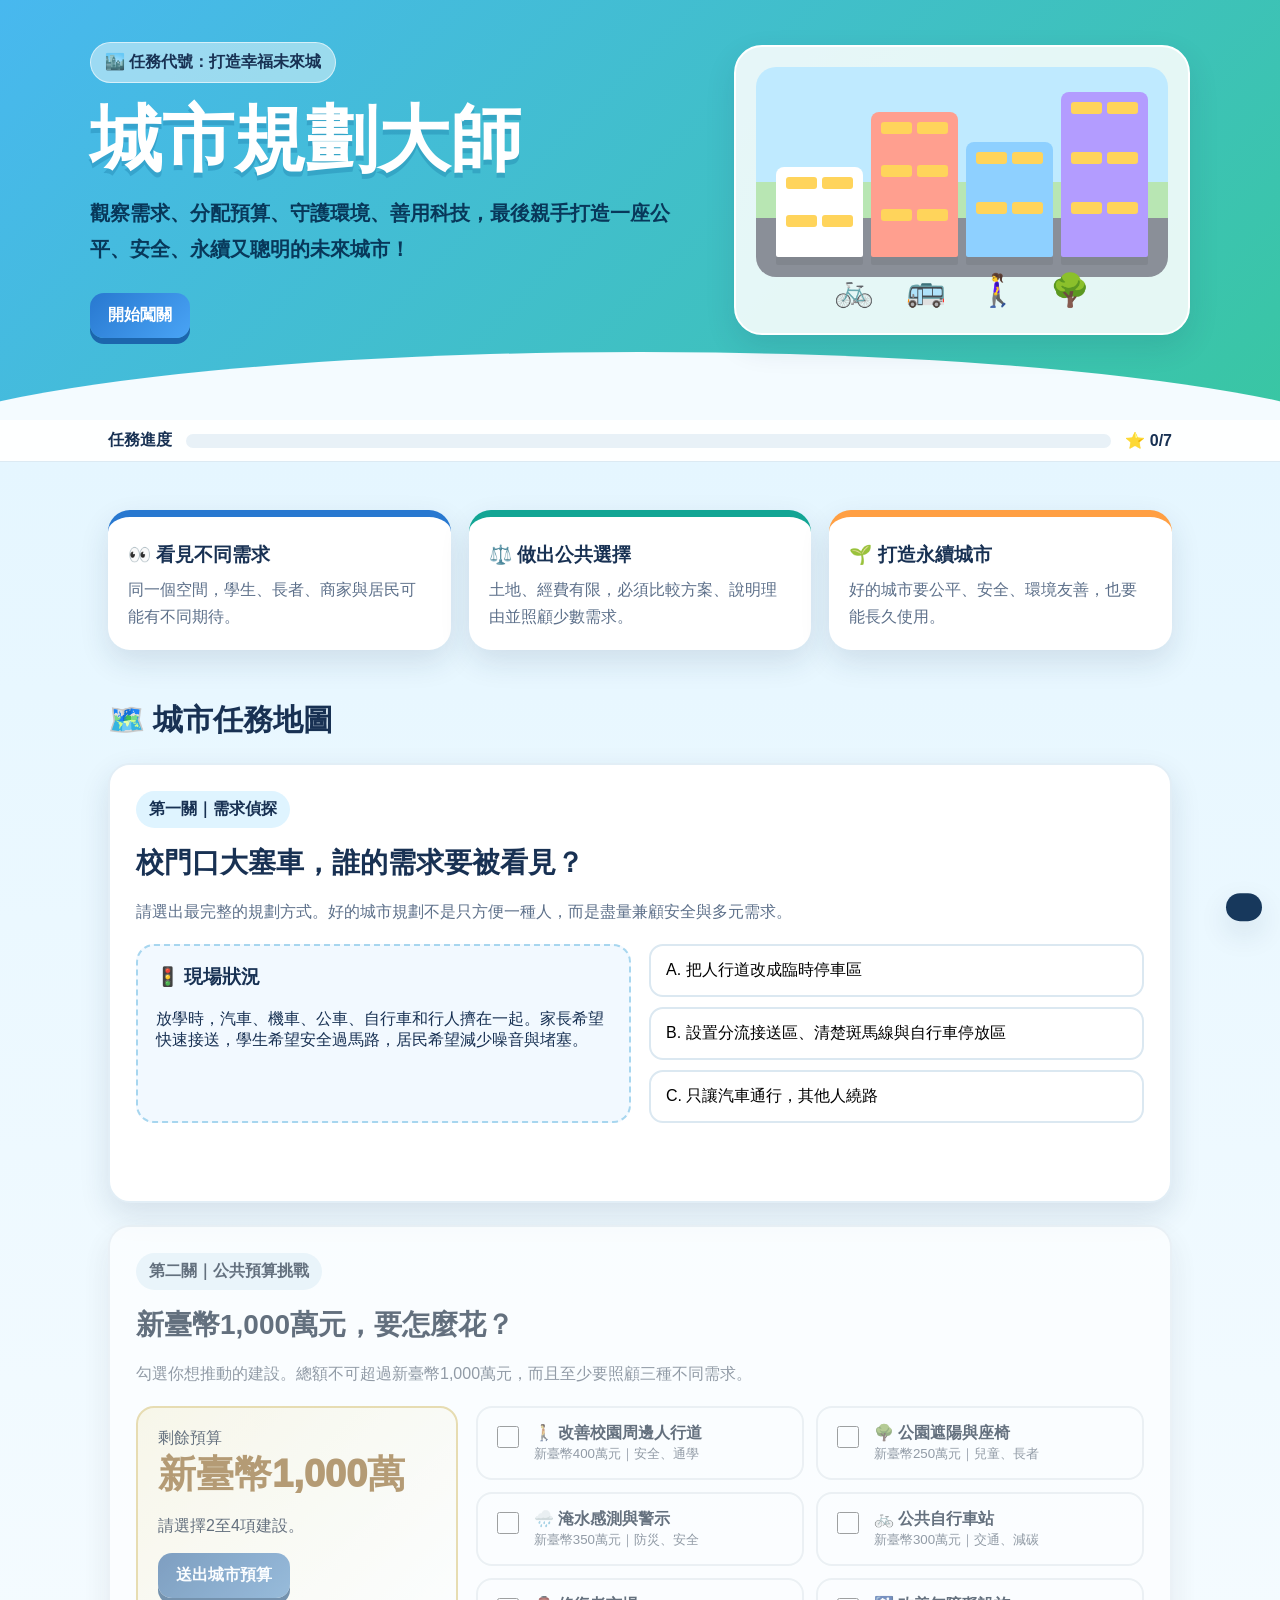
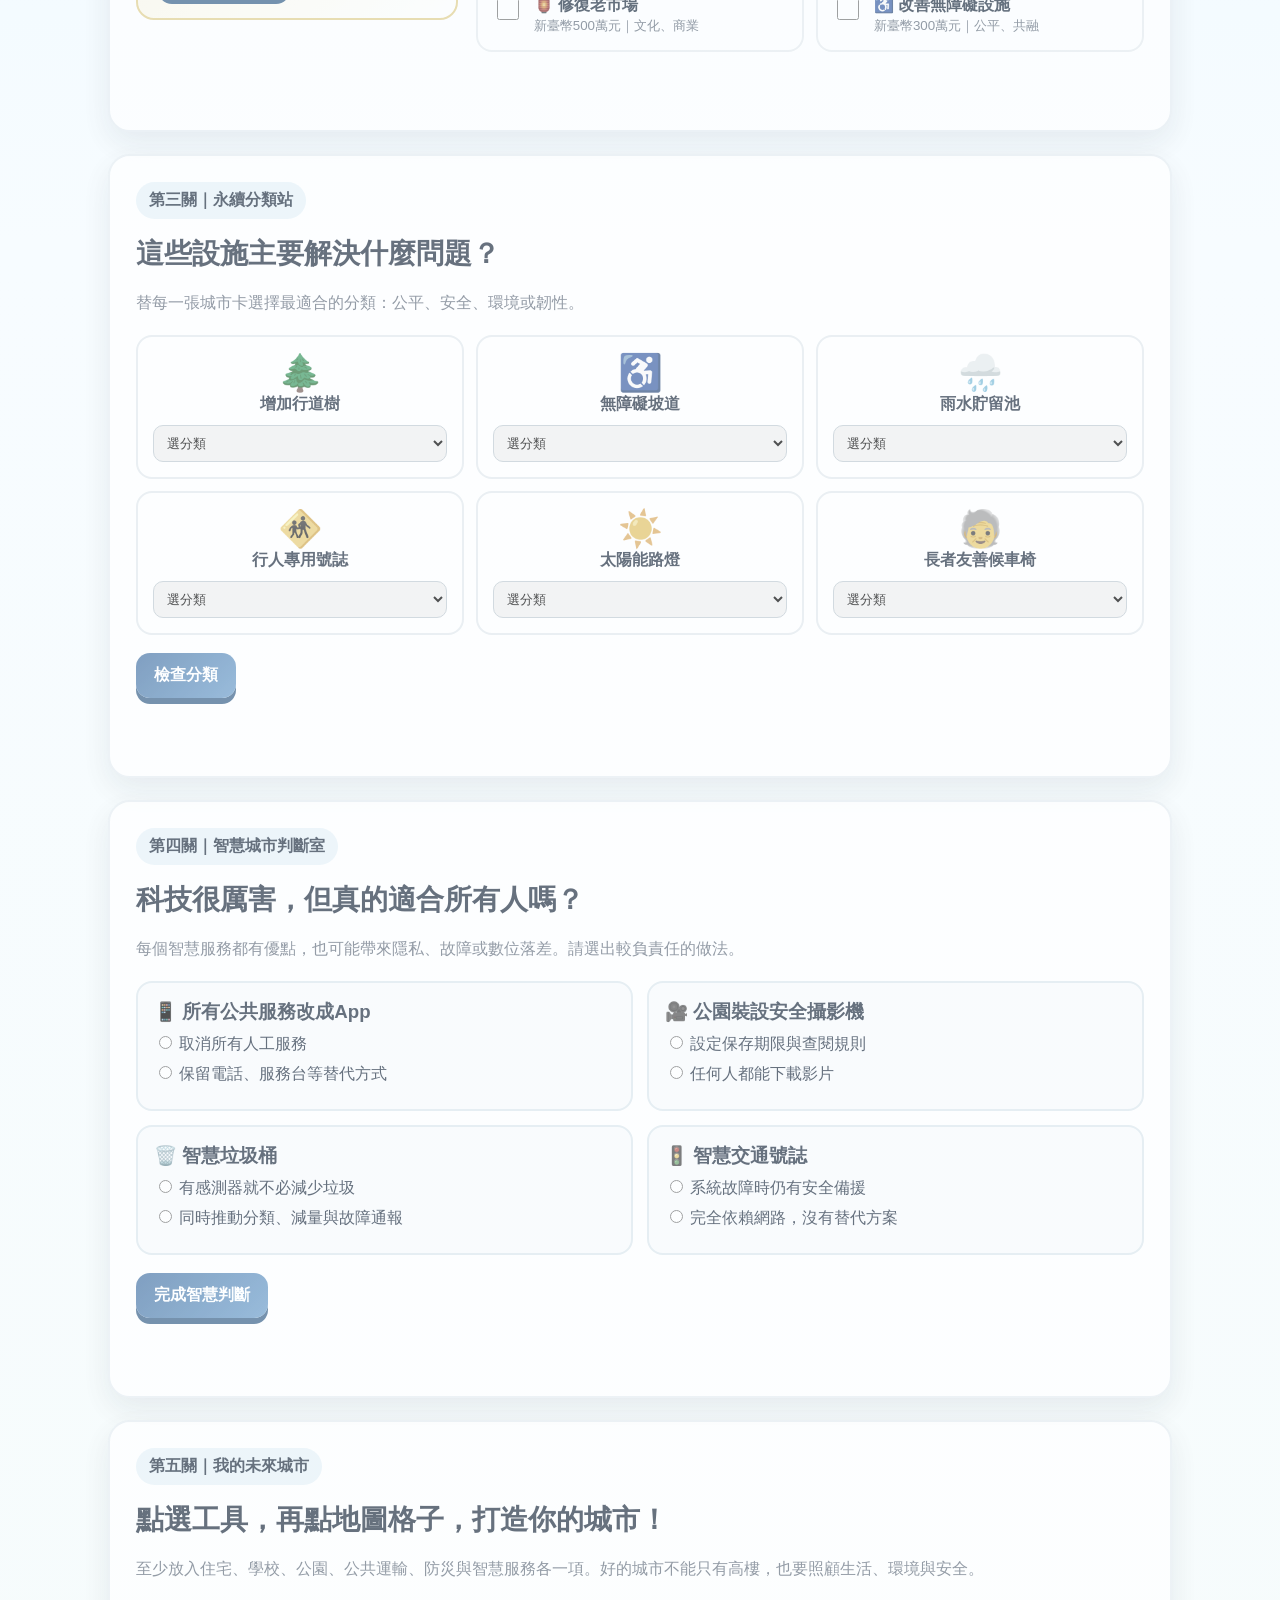
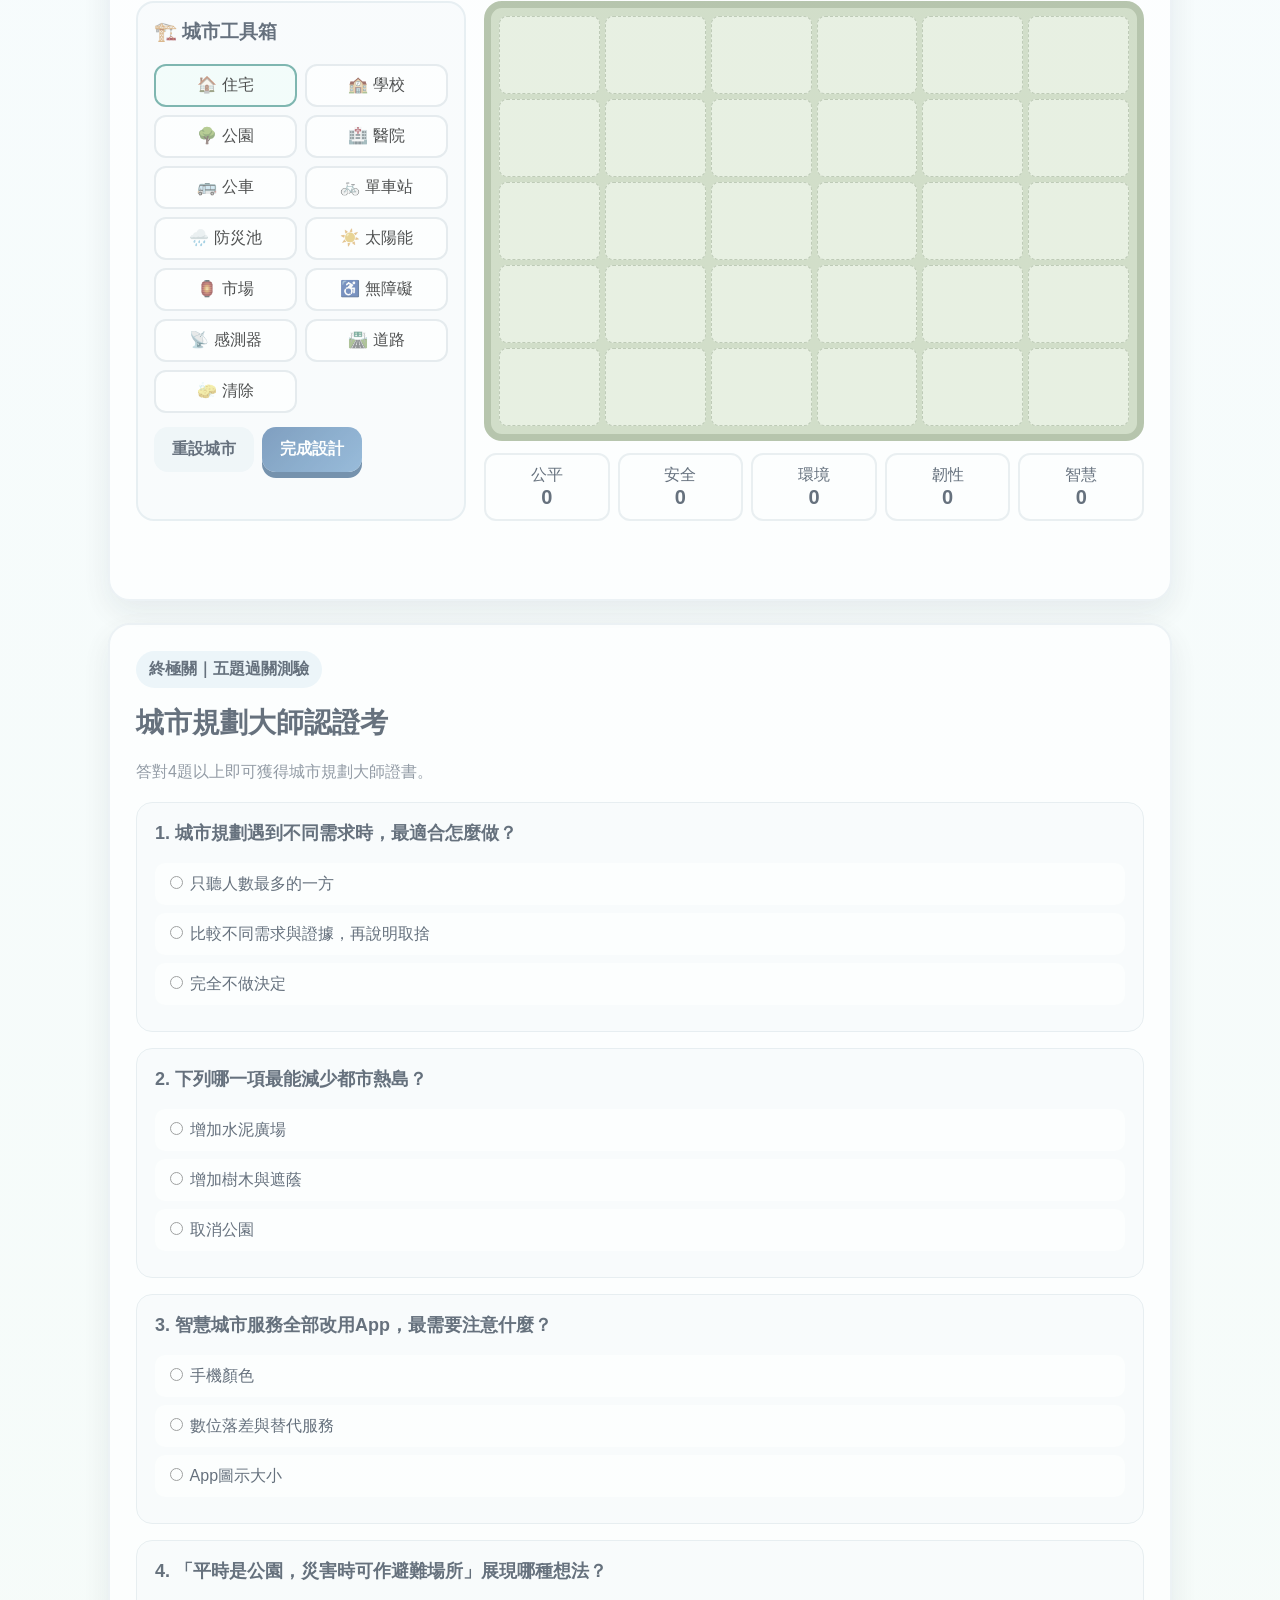
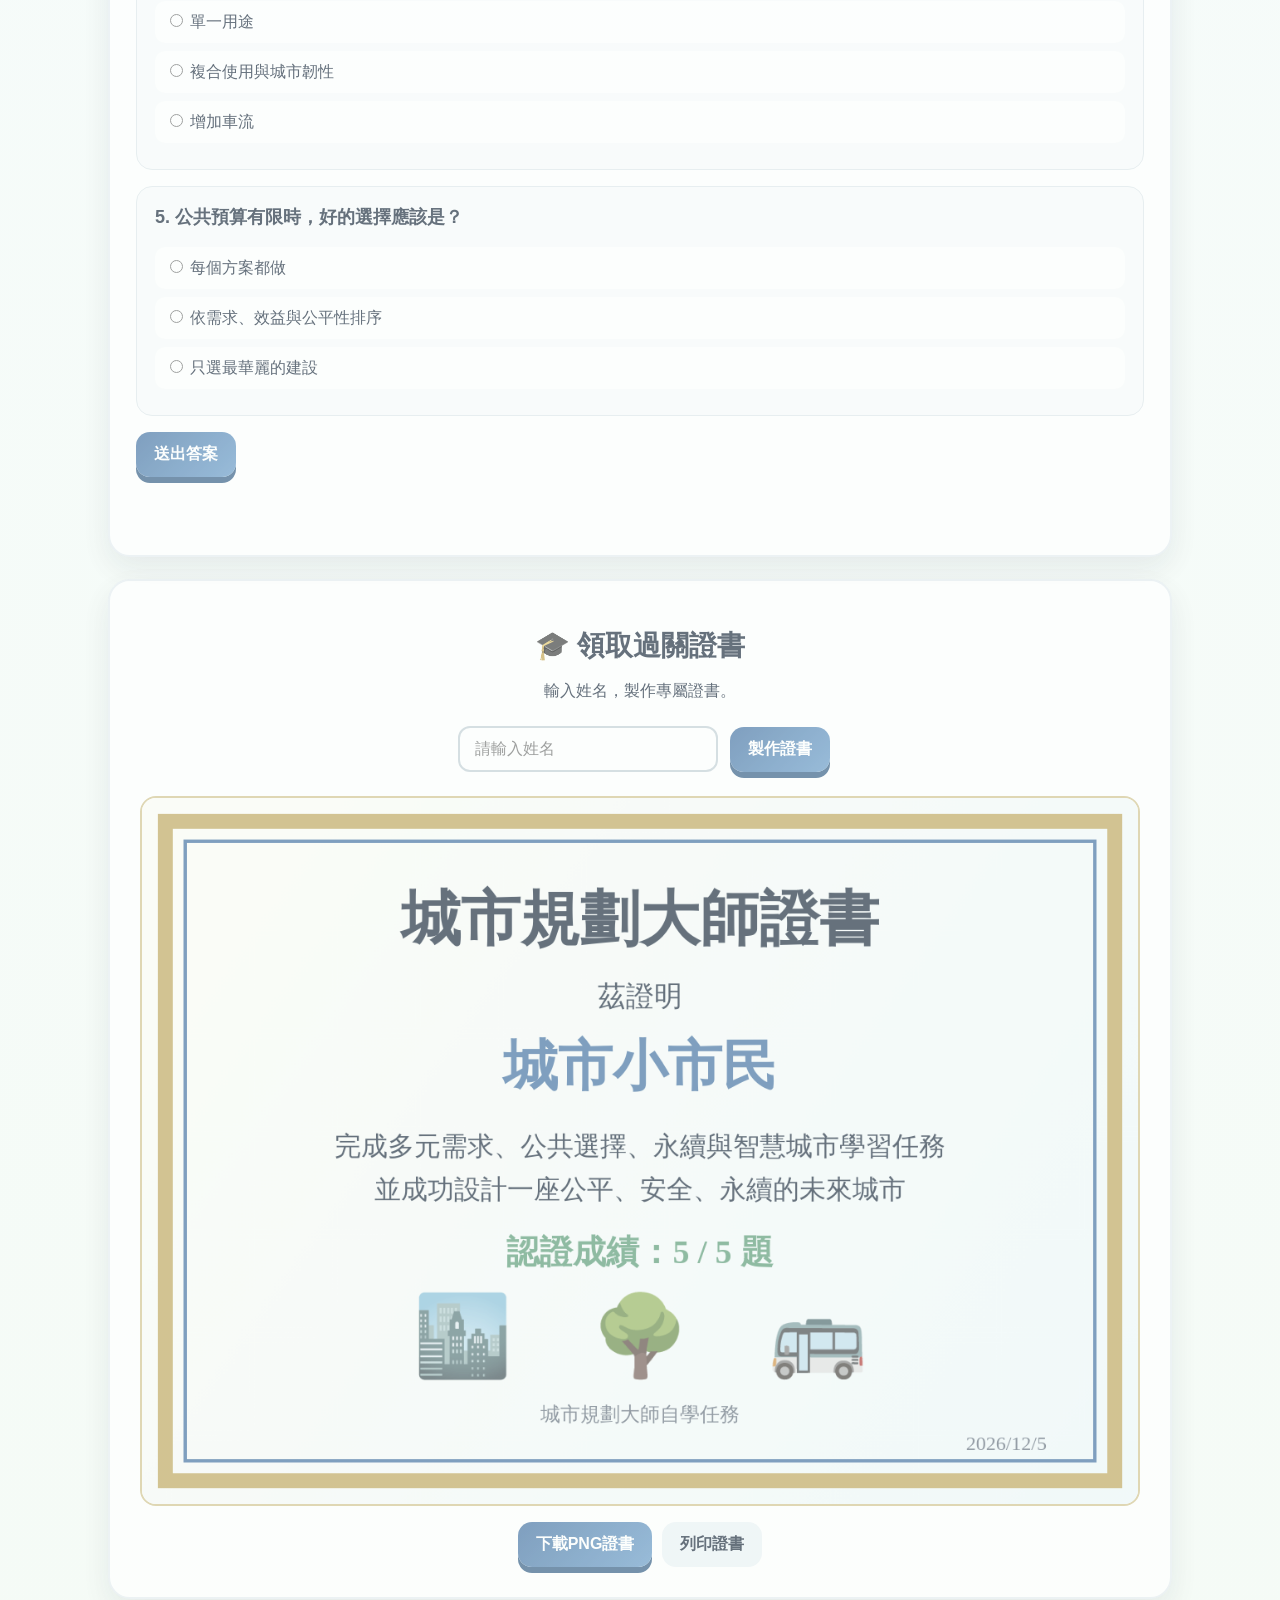
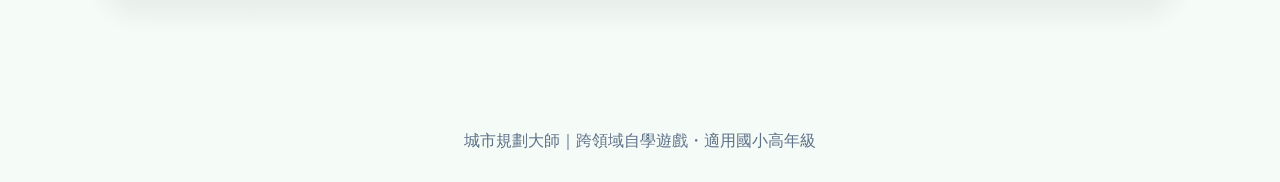
<file: index.html>
<!DOCTYPE html>
<html lang="zh-Hant">
<head>
  <meta charset="UTF-8">
  <meta name="viewport" content="width=device-width, initial-scale=1.0">
  <meta http-equiv="refresh" content="0; url=site/index.html">
  <title>城市規劃大師</title>
  <script>window.location.replace('site/index.html');</script>
</head>
<body>
  <p>正在開啟「城市規劃大師」……</p>
  <p><a href="site/index.html">若未自動開啟，請點這裡。</a></p>
</body>
</html>
</file>
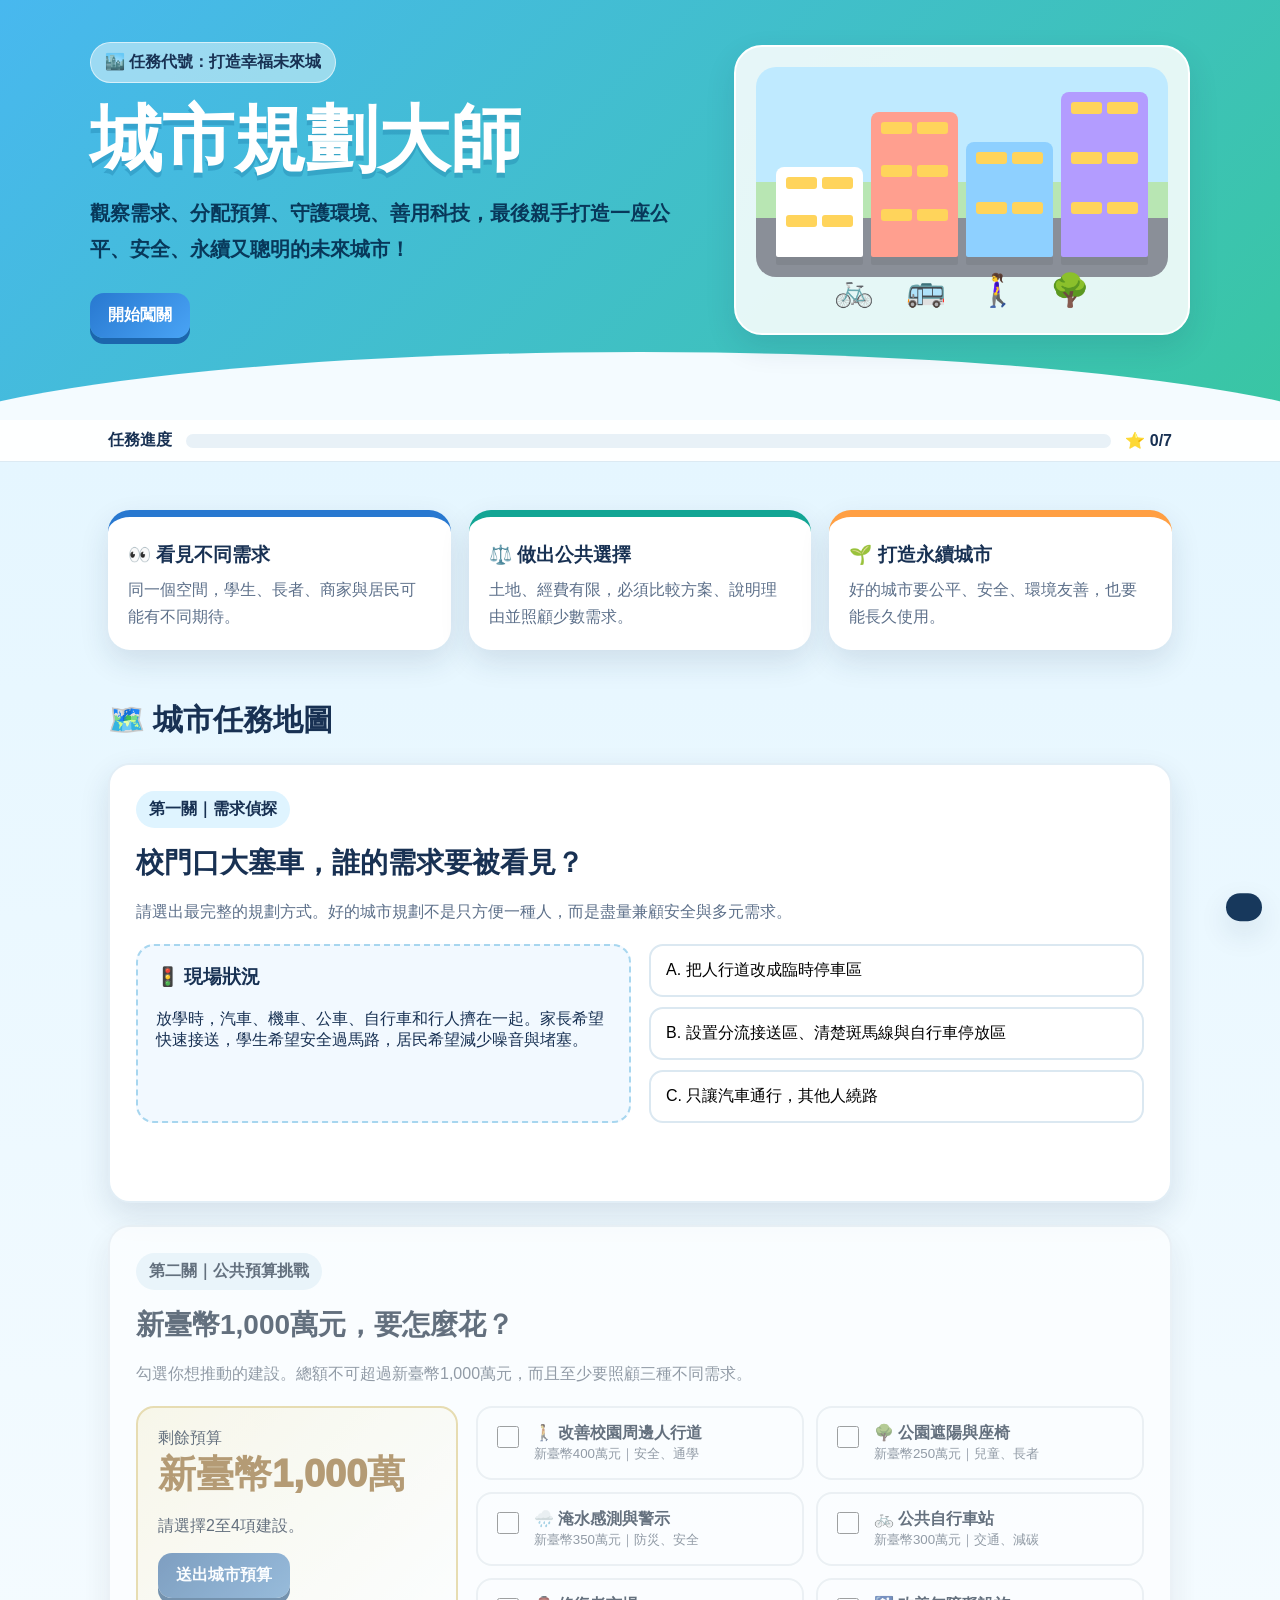
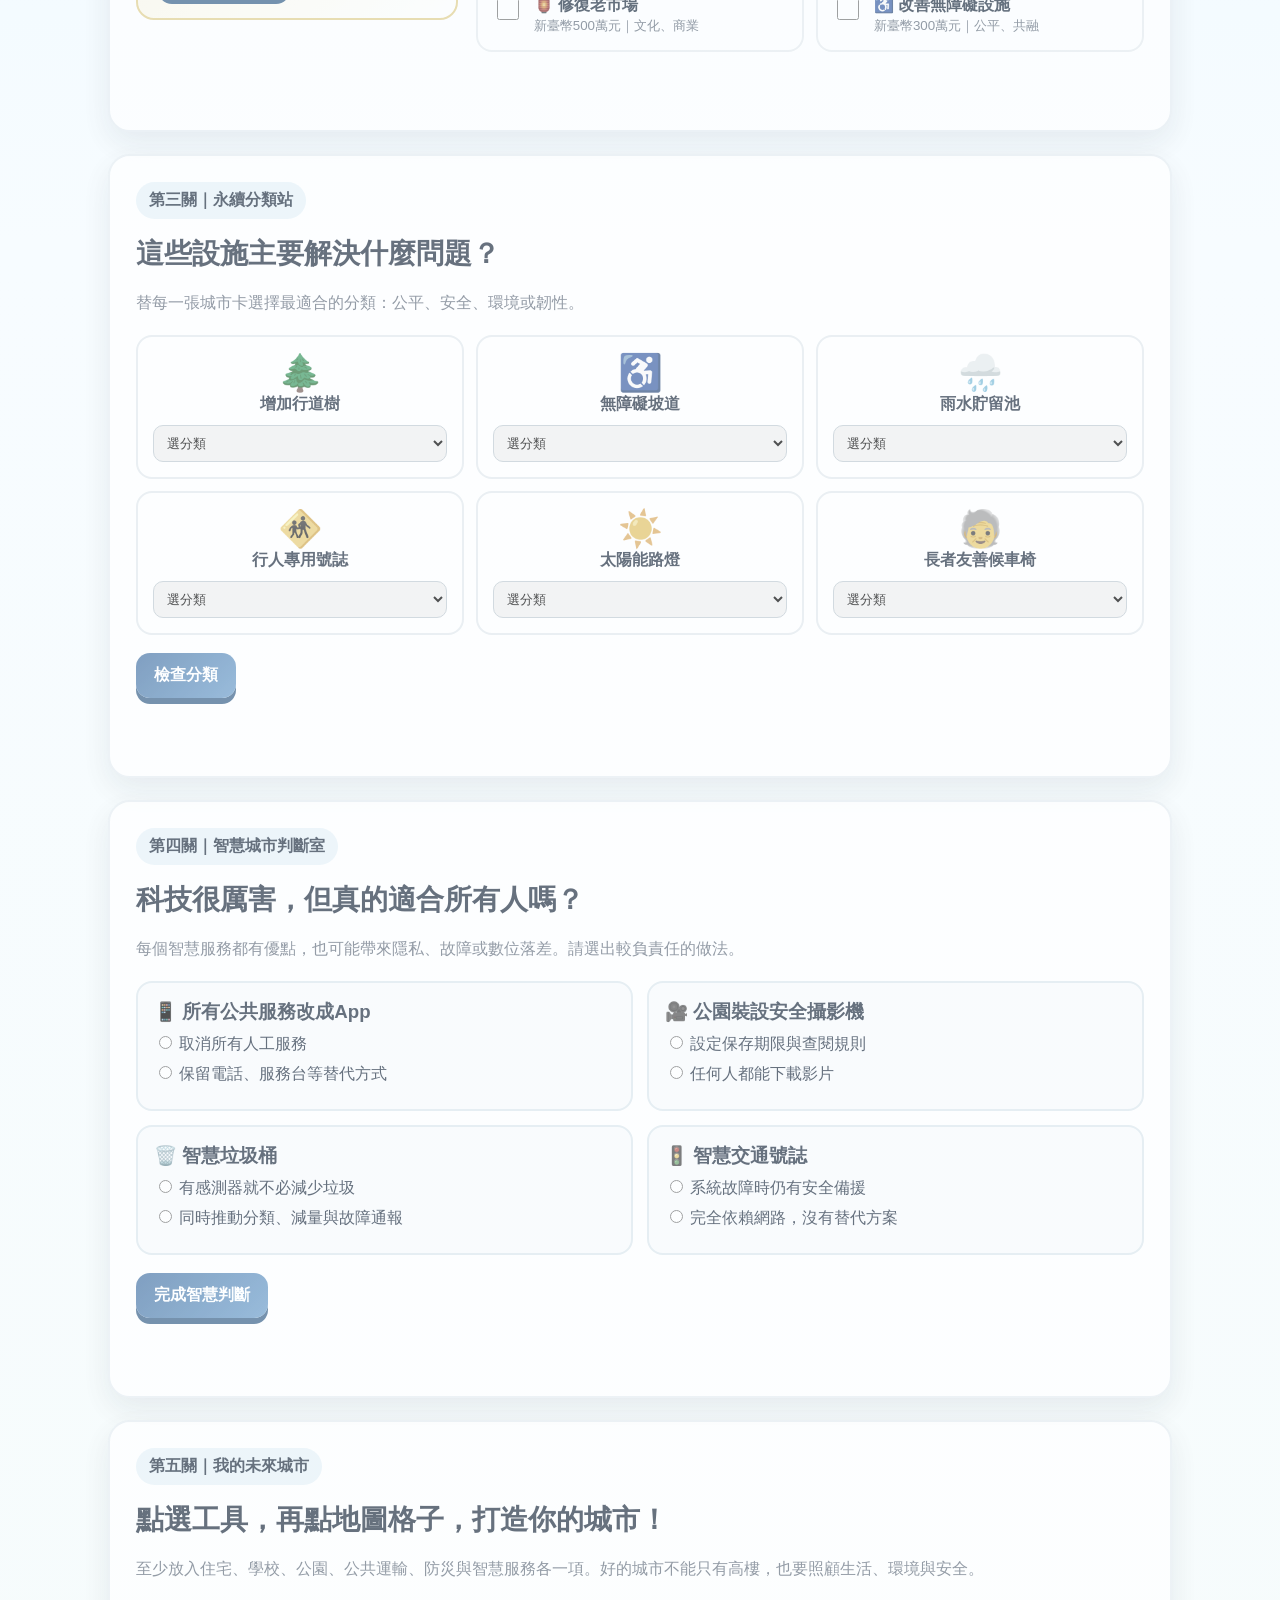
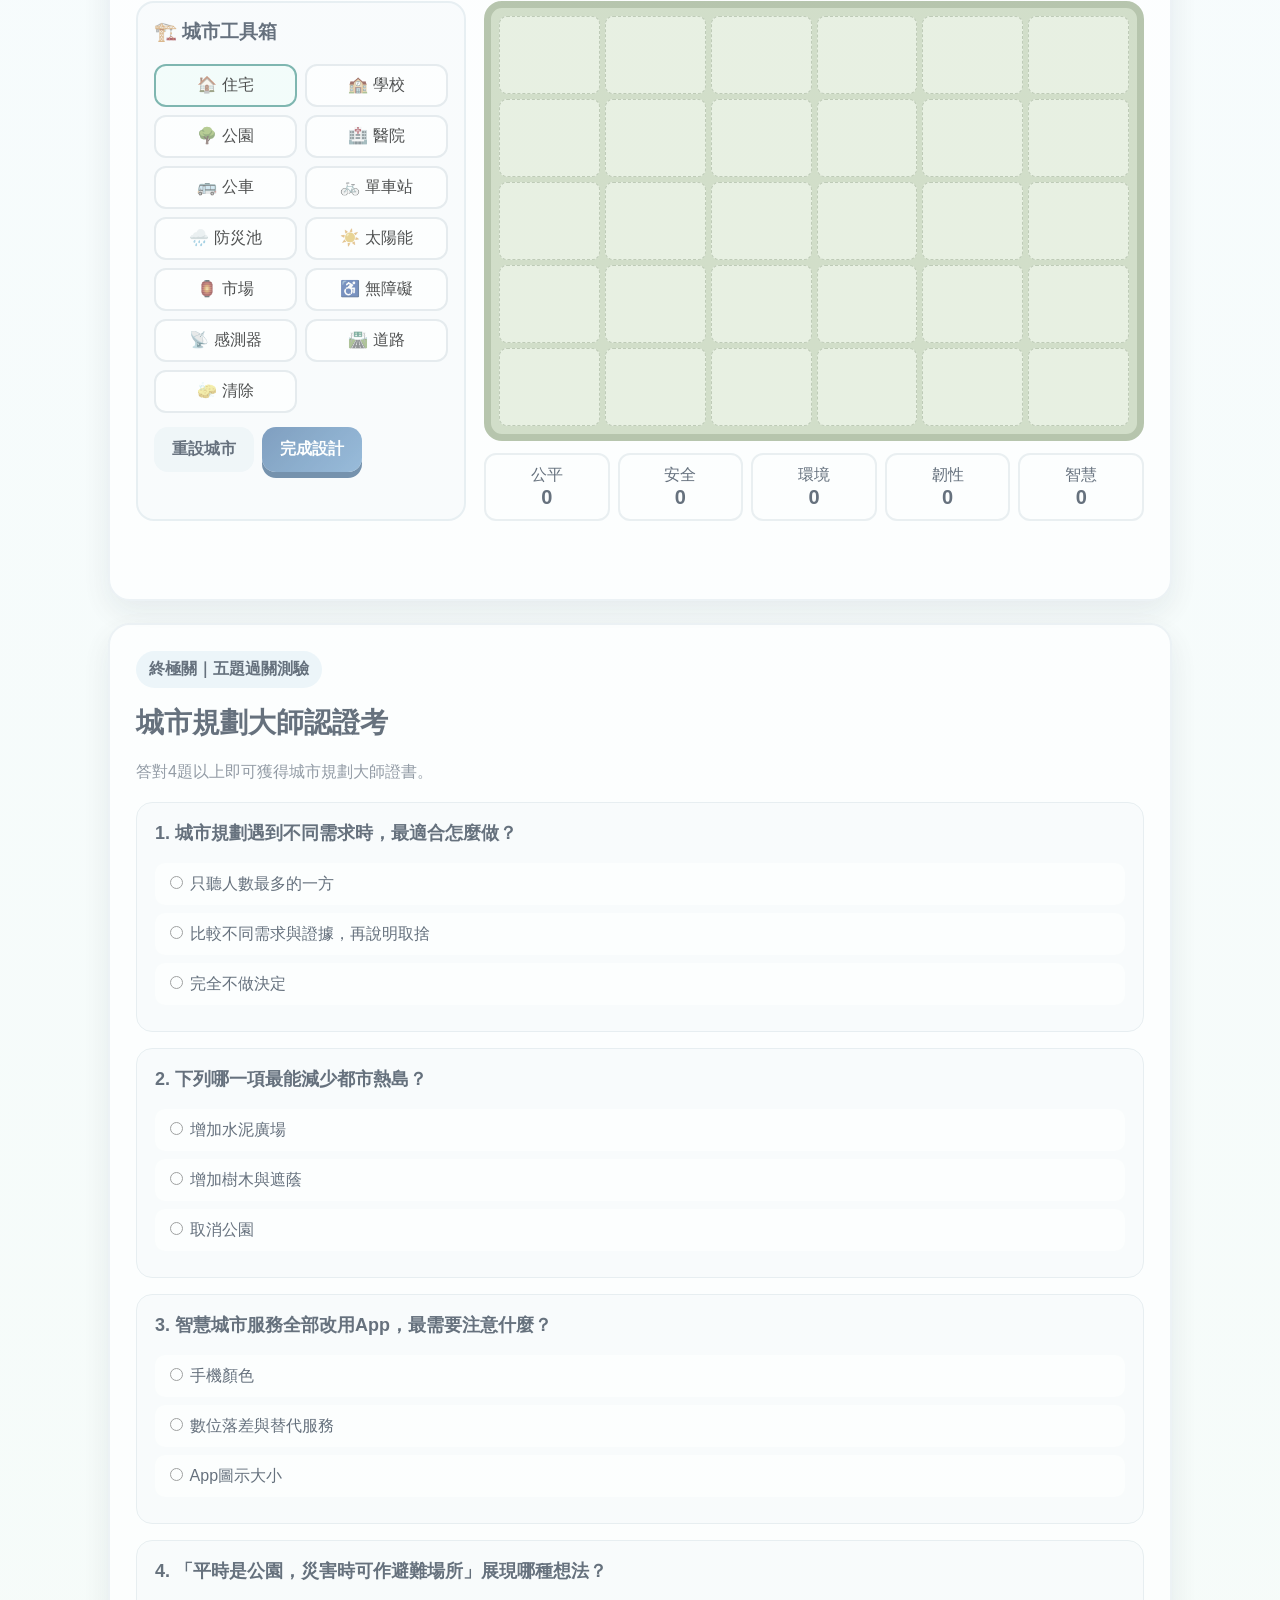
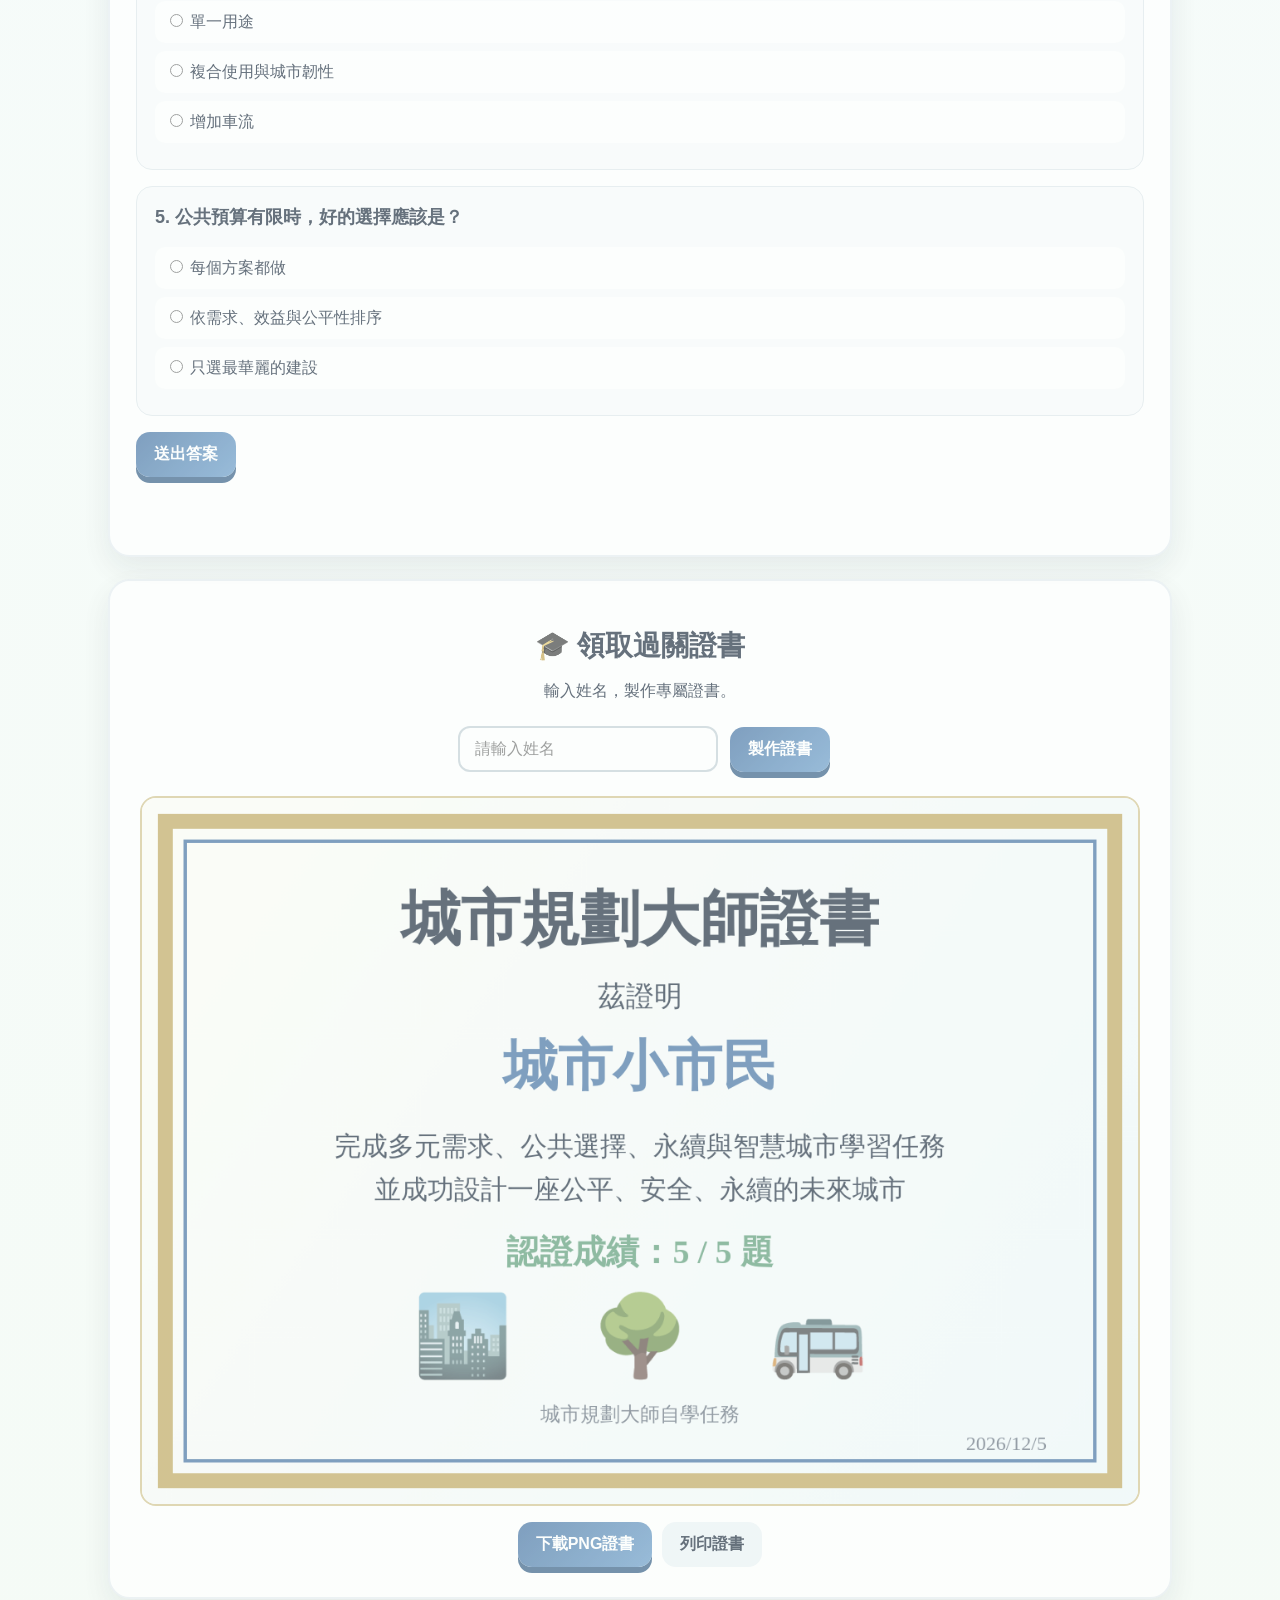
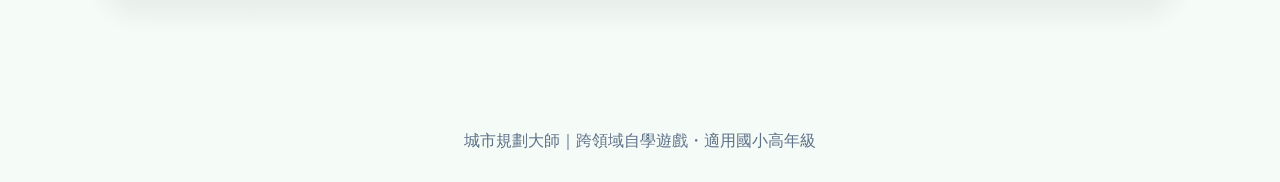
<file: site/index.html>
<!DOCTYPE html>
<html lang="zh-Hant">
<head>
<meta charset="UTF-8" />
<meta name="viewport" content="width=device-width, initial-scale=1.0" />
<title>城市規劃大師｜國小高年級自學遊戲</title>
<link rel="stylesheet" href="styles.css">
</head>
<body>
<header class="hero">
  <div class="hero-inner">
    <div>
      <div class="badge">🏙️ 任務代號：打造幸福未來城</div>
      <h1>城市規劃大師</h1>
      <p>觀察需求、分配預算、守護環境、善用科技，最後親手打造一座公平、安全、永續又聰明的未來城市！</p>
      <a href="#mission" class="primary" style="display:inline-block;text-decoration:none;margin-top:6px">開始闖關</a>
    </div>
    <div class="hero-card">
      <div class="city-illustration">
        <div class="building b1"><span></span><span></span><span></span><span></span></div>
        <div class="building b2"><span></span><span></span><span></span><span></span><span></span><span></span></div>
        <div class="building b3"><span></span><span></span><span></span><span></span></div>
        <div class="building b4"><span></span><span></span><span></span><span></span><span></span><span></span></div>
      </div>
      <div class="road-icon">🚲　🚌　🚶‍♀️　🌳</div>
    </div>
  </div>
</header>

<nav class="topbar">
  <div class="topbar-inner">
    <strong>任務進度</strong>
    <div class="progress-wrap"><div class="progress" id="progress"></div></div>
    <div class="stars">⭐ <span id="starCount">0</span>/7</div>
  </div>
</nav>

<main>
  <section class="intro-grid">
    <article class="mini-card"><h3>👀 看見不同需求</h3><p>同一個空間，學生、長者、商家與居民可能有不同期待。</p></article>
    <article class="mini-card"><h3>⚖️ 做出公共選擇</h3><p>土地、經費有限，必須比較方案、說明理由並照顧少數需求。</p></article>
    <article class="mini-card"><h3>🌱 打造永續城市</h3><p>好的城市要公平、安全、環境友善，也要能長久使用。</p></article>
  </section>

  <h2 class="section-title" id="mission">🗺️ 城市任務地圖</h2>

  <section class="panel level" id="level1">
    <span class="level-tag">第一關｜需求偵探</span>
    <h2>校門口大塞車，誰的需求要被看見？</h2>
    <p class="lead">請選出最完整的規劃方式。好的城市規劃不是只方便一種人，而是盡量兼顧安全與多元需求。</p>
    <div class="scenario">
      <div class="scene"><h3>🚦 現場狀況</h3><p>放學時，汽車、機車、公車、自行車和行人擠在一起。家長希望快速接送，學生希望安全過馬路，居民希望減少噪音與堵塞。</p></div>
      <div class="options" id="level1Options">
        <button class="choice" data-correct="false">A. 把人行道改成臨時停車區</button>
        <button class="choice" data-correct="true">B. 設置分流接送區、清楚斑馬線與自行車停放區</button>
        <button class="choice" data-correct="false">C. 只讓汽車通行，其他人繞路</button>
      </div>
    </div>
    <div class="feedback" id="feedback1"></div>
  </section>

  <section class="panel level locked" id="level2">
    <span class="level-tag">第二關｜公共預算挑戰</span>
    <h2>新臺幣1,000萬元，要怎麼花？</h2>
    <p class="lead">勾選你想推動的建設。總額不可超過新臺幣1,000萬元，而且至少要照顧三種不同需求。</p>
    <div class="budget-box">
      <aside class="budget-meter"><div>剩餘預算</div><div class="budget-number">新臺幣<span id="budgetLeft">1,000</span>萬</div><p id="budgetHint">請選擇2至4項建設。</p><button class="primary" id="budgetSubmit">送出城市預算</button></aside>
      <div class="projects" id="projects">
        <label class="project"><input type="checkbox" data-cost="400" data-group="安全"><div><strong>🚶 改善校園周邊人行道</strong><small>新臺幣400萬元｜安全、通學</small></div></label>
        <label class="project"><input type="checkbox" data-cost="250" data-group="共融"><div><strong>🌳 公園遮陽與座椅</strong><small>新臺幣250萬元｜兒童、長者</small></div></label>
        <label class="project"><input type="checkbox" data-cost="350" data-group="防災"><div><strong>🌧️ 淹水感測與警示</strong><small>新臺幣350萬元｜防災、安全</small></div></label>
        <label class="project"><input type="checkbox" data-cost="300" data-group="交通"><div><strong>🚲 公共自行車站</strong><small>新臺幣300萬元｜交通、減碳</small></div></label>
        <label class="project"><input type="checkbox" data-cost="500" data-group="文化"><div><strong>🏮 修復老市場</strong><small>新臺幣500萬元｜文化、商業</small></div></label>
        <label class="project"><input type="checkbox" data-cost="300" data-group="共融"><div><strong>♿ 改善無障礙設施</strong><small>新臺幣300萬元｜公平、共融</small></div></label>
      </div>
    </div>
    <div class="feedback" id="feedback2"></div>
  </section>

  <section class="panel level locked" id="level3">
    <span class="level-tag">第三關｜永續分類站</span>
    <h2>這些設施主要解決什麼問題？</h2>
    <p class="lead">替每一張城市卡選擇最適合的分類：公平、安全、環境或韌性。</p>
    <div class="sort-grid" id="sortGrid">
      <div class="sort-card" data-answer="環境"><div class="emoji">🌲</div><strong>增加行道樹</strong><select><option value="">選分類</option><option>公平</option><option>安全</option><option>環境</option><option>韌性</option></select></div>
      <div class="sort-card" data-answer="公平"><div class="emoji">♿</div><strong>無障礙坡道</strong><select><option value="">選分類</option><option>公平</option><option>安全</option><option>環境</option><option>韌性</option></select></div>
      <div class="sort-card" data-answer="韌性"><div class="emoji">🌧️</div><strong>雨水貯留池</strong><select><option value="">選分類</option><option>公平</option><option>安全</option><option>環境</option><option>韌性</option></select></div>
      <div class="sort-card" data-answer="安全"><div class="emoji">🚸</div><strong>行人專用號誌</strong><select><option value="">選分類</option><option>公平</option><option>安全</option><option>環境</option><option>韌性</option></select></div>
      <div class="sort-card" data-answer="環境"><div class="emoji">☀️</div><strong>太陽能路燈</strong><select><option value="">選分類</option><option>公平</option><option>安全</option><option>環境</option><option>韌性</option></select></div>
      <div class="sort-card" data-answer="公平"><div class="emoji">🧓</div><strong>長者友善候車椅</strong><select><option value="">選分類</option><option>公平</option><option>安全</option><option>環境</option><option>韌性</option></select></div>
    </div>
    <button class="primary" id="sortSubmit">檢查分類</button><div class="feedback" id="feedback3"></div>
  </section>

  <section class="panel level locked" id="level4">
    <span class="level-tag">第四關｜智慧城市判斷室</span>
    <h2>科技很厲害，但真的適合所有人嗎？</h2>
    <p class="lead">每個智慧服務都有優點，也可能帶來隱私、故障或數位落差。請選出較負責任的做法。</p>
    <div class="smart-grid" id="smartGrid">
      <div class="smart-card" data-answer="b"><h3>📱 所有公共服務改成App</h3><label><input type="radio" name="s1" value="a"> 取消所有人工服務</label><label><input type="radio" name="s1" value="b"> 保留電話、服務台等替代方式</label></div>
      <div class="smart-card" data-answer="a"><h3>🎥 公園裝設安全攝影機</h3><label><input type="radio" name="s2" value="a"> 設定保存期限與查閱規則</label><label><input type="radio" name="s2" value="b"> 任何人都能下載影片</label></div>
      <div class="smart-card" data-answer="b"><h3>🗑️ 智慧垃圾桶</h3><label><input type="radio" name="s3" value="a"> 有感測器就不必減少垃圾</label><label><input type="radio" name="s3" value="b"> 同時推動分類、減量與故障通報</label></div>
      <div class="smart-card" data-answer="a"><h3>🚦 智慧交通號誌</h3><label><input type="radio" name="s4" value="a"> 系統故障時仍有安全備援</label><label><input type="radio" name="s4" value="b"> 完全依賴網路，沒有替代方案</label></div>
    </div>
    <button class="primary" id="smartSubmit">完成智慧判斷</button><div class="feedback" id="feedback4"></div>
  </section>

  <section class="panel level locked" id="level5">
    <span class="level-tag">第五關｜我的未來城市</span>
    <h2>點選工具，再點地圖格子，打造你的城市！</h2>
    <p class="lead">至少放入住宅、學校、公園、公共運輸、防災與智慧服務各一項。好的城市不能只有高樓，也要照顧生活、環境與安全。</p>
    <div class="builder">
      <div class="toolbox">
        <h3>🏗️ 城市工具箱</h3>
        <div class="tool-buttons" id="toolButtons">
          <button class="tool active" data-type="住宅" data-icon="🏠" data-score="2,1,0,0,0">🏠 住宅</button>
          <button class="tool" data-type="學校" data-icon="🏫" data-score="2,2,0,0,0">🏫 學校</button>
          <button class="tool" data-type="公園" data-icon="🌳" data-score="1,1,3,1,0">🌳 公園</button>
          <button class="tool" data-type="醫院" data-icon="🏥" data-score="2,3,0,1,0">🏥 醫院</button>
          <button class="tool" data-type="公車" data-icon="🚌" data-score="2,2,2,0,1">🚌 公車</button>
          <button class="tool" data-type="自行車" data-icon="🚲" data-score="1,2,3,0,1">🚲 單車站</button>
          <button class="tool" data-type="防災" data-icon="🌧️" data-score="1,2,1,3,1">🌧️ 防災池</button>
          <button class="tool" data-type="太陽能" data-icon="☀️" data-score="0,1,3,1,2">☀️ 太陽能</button>
          <button class="tool" data-type="市場" data-icon="🏮" data-score="2,1,0,0,0">🏮 市場</button>
          <button class="tool" data-type="無障礙" data-icon="♿" data-score="3,2,0,0,1">♿ 無障礙</button>
          <button class="tool" data-type="感測器" data-icon="📡" data-score="0,1,1,2,3">📡 感測器</button>
          <button class="tool" data-type="道路" data-icon="🛣️" data-score="0,2,0,0,0">🛣️ 道路</button>
          <button class="tool" data-type="清除" data-icon="🧽" data-score="0,0,0,0,0">🧽 清除</button>
        </div>
        <div style="margin-top:14px;display:flex;gap:8px;flex-wrap:wrap"><button class="secondary" id="resetCity">重設城市</button><button class="primary" id="citySubmit">完成設計</button></div>
      </div>
      <div class="city-canvas-wrap">
        <div class="city-canvas" id="cityCanvas"></div>
        <div class="scoreboard">
          <div class="score-chip">公平<b id="scFair">0</b></div><div class="score-chip">安全<b id="scSafe">0</b></div><div class="score-chip">環境<b id="scEnv">0</b></div><div class="score-chip">韌性<b id="scRes">0</b></div><div class="score-chip">智慧<b id="scSmart">0</b></div>
        </div>
      </div>
    </div>
    <div class="feedback" id="feedback5"></div>
  </section>

  <section class="panel level locked" id="quiz">
    <span class="level-tag">終極關｜五題過關測驗</span>
    <h2>城市規劃大師認證考</h2>
    <p class="lead">答對4題以上即可獲得城市規劃大師證書。</p>
    <div id="quizBox"></div>
    <button class="primary" id="quizSubmit">送出答案</button><div class="feedback" id="feedbackQuiz"></div>
  </section>

  <section class="panel level locked certificate-zone" id="certificate">
    <h2>🎓 領取過關證書</h2>
    <p>輸入姓名，製作專屬證書。</p>
    <input id="studentName" maxlength="20" placeholder="請輸入姓名" />
    <button class="primary" id="makeCert">製作證書</button>
    <br />
    <canvas id="certCanvas" width="1200" height="850" aria-label="城市規劃大師證書"></canvas>
    <div class="cert-actions"><button class="primary" id="downloadCert">下載PNG證書</button><button class="secondary" id="printCert">列印證書</button></div>
  </section>
</main>
<footer>城市規劃大師｜跨領域自學遊戲・適用國小高年級</footer>
<div class="toast" id="toast"></div><div class="confetti" id="confetti"></div>

<script src="app.js"></script>
</body>
</html>
</file>
<file: site/styles.css>
:root{
    --ink:#183153;
    --muted:#5d708a;
    --sky:#dff4ff;
    --blue:#2878d0;
    --teal:#12a594;
    --yellow:#ffd45b;
    --orange:#ff9f43;
    --red:#e85d75;
    --green:#39a96b;
    --paper:#ffffff;
    --bg:#f4fbff;
    --shadow:0 12px 30px rgba(24,49,83,.12);
    --radius:22px;
  }
  *{box-sizing:border-box}
  html{scroll-behavior:smooth}
  body{margin:0;font-family:"Noto Sans TC","PingFang TC","Microsoft JhengHei",sans-serif;background:linear-gradient(180deg,#dff4ff 0,#f7fcff 28%,#f5fbf6 100%);color:var(--ink)}
  button,input{font:inherit}
  button{cursor:pointer}
  .hero{position:relative;overflow:hidden;min-height:420px;padding:42px 20px 80px;background:linear-gradient(135deg,#48b8ef,#39c6a3)}
  .hero:after{content:"";position:absolute;left:-10%;right:-10%;bottom:-42px;height:110px;background:var(--bg);border-radius:50% 50% 0 0/100% 100% 0 0}
  .hero-inner{max-width:1100px;margin:auto;display:grid;grid-template-columns:1.15fr .85fr;gap:28px;align-items:center;position:relative;z-index:1}
  .badge{display:inline-flex;gap:8px;align-items:center;background:#fff7;padding:9px 14px;border:1px solid #fff9;border-radius:999px;font-weight:800}
  h1{font-size:clamp(38px,6vw,72px);line-height:1;margin:20px 0 14px;color:white;text-shadow:0 5px 0 #1778a655}
  .hero p{font-size:20px;line-height:1.8;color:#08385a;max-width:680px;font-weight:700}
  .hero-card{background:#ffffffdd;border:2px solid #fff;border-radius:28px;padding:20px;box-shadow:var(--shadow)}
  .city-illustration{display:grid;grid-template-columns:repeat(4,1fr);align-items:end;gap:8px;height:210px;padding:20px;background:linear-gradient(#bfeaff 0 55%,#b8e6b3 55% 72%,#8a8f98 72%);border-radius:20px;overflow:hidden}
  .building{border-radius:8px 8px 2px 2px;display:grid;grid-template-columns:repeat(2,1fr);gap:5px;padding:10px;background:#fff;box-shadow:0 8px 0 #0001}
  .building span{background:var(--yellow);border-radius:3px;height:12px}
  .building.b1{height:90px}.building.b2{height:145px;background:#ff9f8f}.building.b3{height:115px;background:#8ed0ff}.building.b4{height:165px;background:#b39cff}
  .road-icon{text-align:center;font-size:32px;margin-top:-8px}
  .topbar{position:sticky;top:0;z-index:10;background:#ffffffee;backdrop-filter:blur(8px);border-bottom:1px solid #dceaf3}
  .topbar-inner{max-width:1100px;margin:auto;padding:10px 18px;display:flex;gap:14px;align-items:center}
  .progress-wrap{flex:1;background:#e8f1f7;height:14px;border-radius:999px;overflow:hidden}
  .progress{height:100%;width:0;background:linear-gradient(90deg,var(--orange),var(--yellow),var(--teal));transition:.35s}
  .stars{font-weight:900;white-space:nowrap}
  main{max-width:1100px;margin:auto;padding:30px 18px 80px}
  .intro-grid{display:grid;grid-template-columns:repeat(3,1fr);gap:18px;margin-top:18px}
  .mini-card,.panel{background:var(--paper);border-radius:var(--radius);box-shadow:var(--shadow)}
  .mini-card{padding:20px;border-top:7px solid var(--blue)}
  .mini-card:nth-child(2){border-color:var(--teal)}.mini-card:nth-child(3){border-color:var(--orange)}
  .mini-card h3{margin:5px 0 8px}.mini-card p{margin:0;color:var(--muted);line-height:1.7}
  .section-title{margin:50px 0 18px;display:flex;gap:12px;align-items:center;font-size:30px}
  .level{padding:26px;margin:22px 0;border:2px solid #e2eef6;position:relative;overflow:hidden}
  .level.locked{filter:grayscale(.45);opacity:.68}
  .level-tag{display:inline-flex;align-items:center;gap:8px;border-radius:999px;padding:8px 13px;background:var(--sky);font-weight:900}
  .level h2{font-size:28px;margin:16px 0 6px}.lead{color:var(--muted);line-height:1.75}
  .scenario{display:grid;grid-template-columns:1fr 1fr;gap:18px;margin-top:18px}
  .scene{padding:18px;background:#f2f9ff;border-radius:18px;border:2px dashed #a7d6ef}
  .scene h3{margin-top:0}
  .options{display:grid;gap:10px}
  .choice{padding:14px 15px;text-align:left;background:white;border:2px solid #dbe8f1;border-radius:14px;transition:.2s}
  .choice:hover,.choice.selected{border-color:var(--blue);transform:translateY(-2px);box-shadow:0 7px 16px #2878d020}
  .choice.correct{border-color:var(--green);background:#effbf4}.choice.wrong{border-color:var(--red);background:#fff2f5}
  .feedback{min-height:28px;margin:12px 0;font-weight:800}
  .primary,.secondary{border:0;border-radius:14px;padding:12px 18px;font-weight:900}
  .primary{background:linear-gradient(135deg,var(--blue),#49a4f5);color:white;box-shadow:0 6px 0 #1c66ad}
  .primary:active{transform:translateY(4px);box-shadow:0 2px 0 #1c66ad}
  .secondary{background:#e8f4fb;color:var(--ink)}
  .budget-box{display:grid;grid-template-columns:.65fr 1.35fr;gap:18px;margin-top:18px}
  .budget-meter{padding:20px;border-radius:18px;background:linear-gradient(135deg,#fff5cf,#fff);border:2px solid #f2cf5b;position:sticky;top:66px;height:max-content}
  .budget-number{font-size:38px;font-weight:1000;color:#b56c00}
  .projects{display:grid;grid-template-columns:repeat(2,1fr);gap:12px}
  .project{background:#fff;border:2px solid #e5edf2;border-radius:16px;padding:15px;display:flex;gap:12px;align-items:flex-start}
  .project input{width:22px;height:22px}.project strong{display:block}.project small{color:var(--muted)}
  .sort-grid{display:grid;grid-template-columns:repeat(3,1fr);gap:12px;margin:18px 0}
  .sort-card{border:2px solid #dfeaf1;border-radius:16px;padding:15px;background:#fff;text-align:center;min-height:135px}
  .sort-card .emoji{font-size:36px}.sort-card select{width:100%;margin-top:10px;padding:9px;border-radius:10px;border:1px solid #b9ccd8}
  .smart-grid{display:grid;grid-template-columns:repeat(2,1fr);gap:14px;margin:18px 0}
  .smart-card{padding:16px;background:#f7fbff;border:2px solid #d7e9f3;border-radius:16px}
  .smart-card h3{margin:0 0 8px}.smart-card label{display:block;margin:8px 0}
  .builder{display:grid;grid-template-columns:330px 1fr;gap:18px;margin-top:18px}
  .toolbox{background:#f7fbff;border-radius:18px;padding:16px;border:2px solid #dceaf3}
  .toolbox h3{margin-top:0}.tool-group{margin:15px 0}.tool-group h4{margin:0 0 8px}
  .tool-buttons{display:grid;grid-template-columns:repeat(2,1fr);gap:8px}
  .tool{padding:9px 6px;border:2px solid #d8e5ec;background:white;border-radius:12px;text-align:center}
  .tool.active{border-color:var(--teal);background:#eafff9}
  .city-canvas-wrap{position:relative}
  .city-canvas{display:grid;grid-template-columns:repeat(6,1fr);grid-template-rows:repeat(5,78px);gap:5px;padding:8px;background:#b8d59d;border:7px solid #8eb26f;border-radius:18px;min-height:430px}
  .cell{display:flex;align-items:center;justify-content:center;background:#dcedc9;border:1px dashed #9bb984;border-radius:8px;font-size:32px;position:relative;user-select:none}
  .cell:hover{outline:3px solid #fff8}.cell small{position:absolute;bottom:2px;font-size:9px;background:#fff9;padding:1px 4px;border-radius:5px}
  .scoreboard{display:grid;grid-template-columns:repeat(5,1fr);gap:8px;margin-top:12px}
  .score-chip{background:#fff;border-radius:12px;padding:10px;text-align:center;border:2px solid #dfeaf0}.score-chip b{font-size:20px;display:block}
  .quiz-question{margin:16px 0;padding:18px;background:#f8fbfd;border-radius:16px;border:1px solid #dce9f0}
  .quiz-question h3{margin-top:0;font-size:18px}.quiz-question label{display:block;margin:8px 0;padding:10px;background:white;border-radius:10px}
  .certificate-zone{text-align:center;padding:30px}
  .certificate-zone input{padding:12px 15px;border:2px solid #bfd3df;border-radius:12px;min-width:260px;margin:8px}
  canvas{max-width:100%;border-radius:16px;border:2px solid #e0c66c;background:white;margin-top:16px}
  .cert-actions{display:flex;gap:10px;justify-content:center;flex-wrap:wrap;margin-top:12px}
  .toast{position:fixed;right:18px;bottom:18px;background:#17385c;color:white;padding:14px 18px;border-radius:14px;box-shadow:var(--shadow);transform:translateY(140%);transition:.35s;z-index:20;max-width:320px}
  .toast.show{transform:translateY(0)}
  .celebrate{animation:pop .5s ease}
  @keyframes pop{50%{transform:scale(1.03)}}
  .confetti{position:fixed;inset:0;pointer-events:none;overflow:hidden;z-index:50}.confetti i{position:absolute;top:-20px;width:10px;height:16px;animation:fall 1.7s linear forwards}
  @keyframes fall{to{transform:translateY(110vh) rotate(720deg)}}
  footer{text-align:center;color:var(--muted);padding:30px}
  @media(max-width:820px){.hero-inner,.scenario,.budget-box,.builder{grid-template-columns:1fr}.hero-card{display:none}.intro-grid,.sort-grid,.smart-grid{grid-template-columns:1fr}.projects{grid-template-columns:1fr}.budget-meter{position:static}.scoreboard{grid-template-columns:repeat(2,1fr)}.city-canvas{grid-template-rows:repeat(5,60px)}.tool-buttons{grid-template-columns:repeat(3,1fr)}}
  @media print{body *{visibility:hidden}.certificate-zone,.certificate-zone *{visibility:visible}.certificate-zone{position:absolute;inset:0}.cert-actions,input,.certificate-zone>h2,.certificate-zone>p{display:none}canvas{border:0;width:100%}}
</file>
